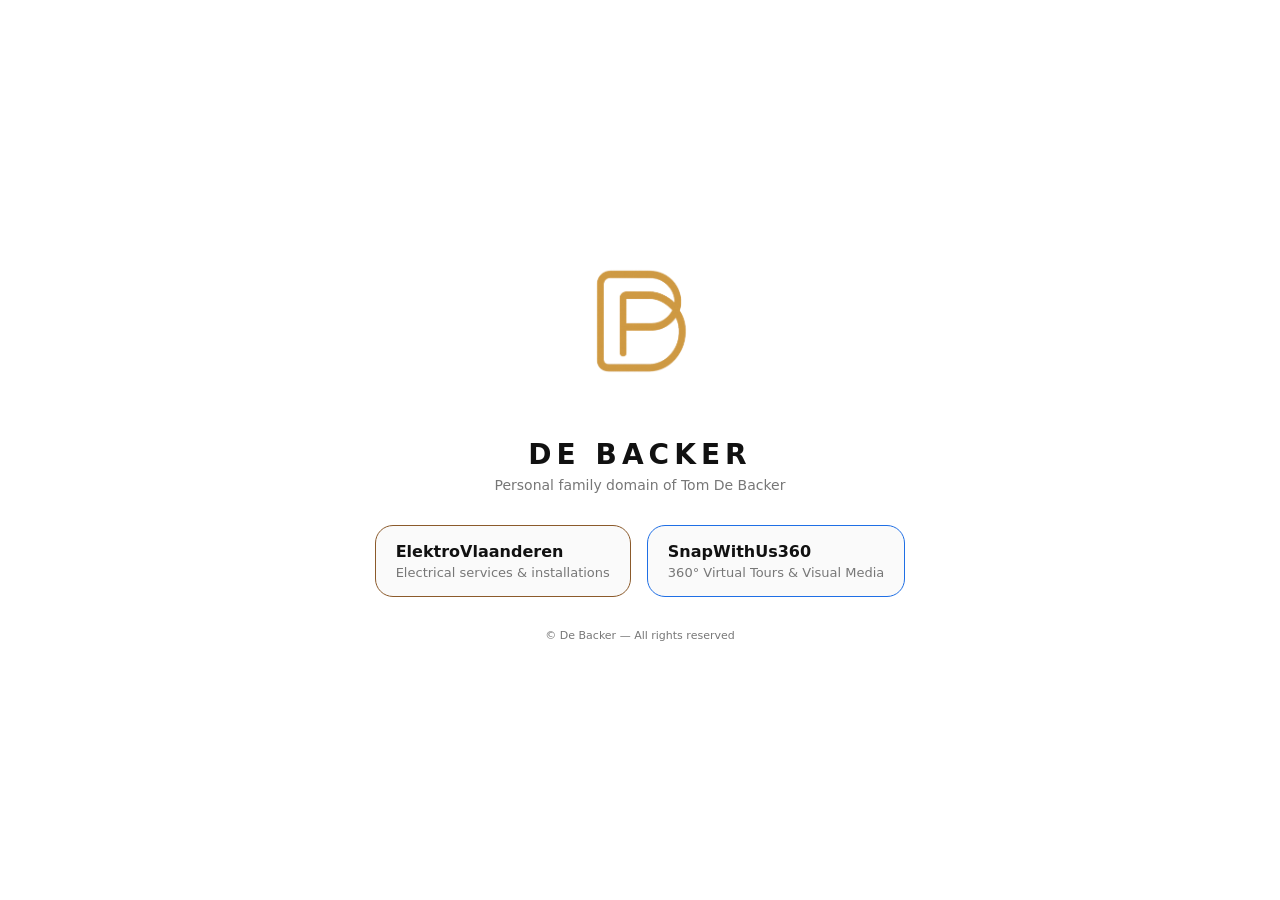
<file: index.html>
<!DOCTYPE html>
<html lang="nl">
<head>
  <meta charset="UTF-8" />
  <title>De Backer Tom – debacker.us</title>
  <meta name="viewport" content="width=device-width, initial-scale=1" />
  <style>
    :root {
      --bg: #ffffff;
      --text-main: #111111;
      --text-muted: #777777;
      --accent-family: #8b5a2b;
      --accent-snap: #1f6fe5;
      --font-main: system-ui, -apple-system, BlinkMacSystemFont, "Segoe UI", sans-serif;
    }

    * {
      box-sizing: border-box;
      margin: 0;
      padding: 0;
    }

    body {
      background: var(--bg);
      color: var(--text-main);
      font-family: var(--font-main);
      min-height: 100vh;
      display: flex;
      align-items: center;
      justify-content: center;
    }

    .page {
      width: 100%;
      max-width: 720px;
      padding: 40px 24px 32px;
      margin: 0 auto;
      text-align: center;
    }

    .logo-wrap {
      margin-bottom: 60px;
    }

    .logo-img {
      width: 240px;
      height: auto;
    }

    .title {
      font-size: 28px;
      letter-spacing: 0.18em;
      text-transform: uppercase;
      margin-bottom: 6px;
    }

    .subtitle {
      font-size: 14px;
      color: var(--text-muted);
      margin-bottom: 32px;
    }

    .cards {
      display: flex;
      flex-wrap: wrap;
      gap: 16px;
      justify-content: center;
      margin-bottom: 32px;
    }

    .card {
      flex: 1 1 260px;
      max-width: 320px;
      border-radius: 18px;
      padding: 16px 20px;
      text-align: left;
      cursor: pointer;
      transition: transform 0.15s ease, box-shadow 0.15s ease;
      background: #fafafa;
    }

    .card-inner {
      display: flex;
      flex-direction: column;
      gap: 4px;
    }

    .card-title {
      font-size: 16px;
      font-weight: 600;
    }

    .card-desc {
      font-size: 13px;
      color: var(--text-muted);
    }

    .card--elektro {
      border: 1px solid var(--accent-family);
    }

    .card--snap {
      border: 1px solid var(--accent-snap);
    }

    .card:hover {
      transform: translateY(-2px);
      box-shadow: 0 10px 24px rgba(0, 0, 0, 0.06);
      background-color: #ffffff;
    }

    .card-link {
      text-decoration: none;
      color: inherit;
      display: block;
    }

    .footer {
      font-size: 11px;
      color: var(--text-muted);
      margin-top: 8px;
    }

    @media (max-width: 480px) {
      .title {
        font-size: 24px;
        letter-spacing: 0.14em;
      }
      .page {
        padding-top: 32px;
      }
    }
  </style>
</head>
<body>
  <main class="page">
    <div class="logo-wrap">
      <img src="assets/logo-debacker.png" alt="De Backer logo" class="logo-img" />
    </div>

    <h1 class="title">DE BACKER</h1>
    <p class="subtitle">Personal family domain of Tom De Backer</p>

    <section class="cards" aria-label="Links naar bedrijven">
      <a
        class="card-link"
        href="https://elektrovlaanderen.be"
        target="_blank"
        rel="noopener noreferrer"
      >
        <article class="card card--elektro">
          <div class="card-inner">
            <h2 class="card-title">ElektroVlaanderen</h2>
            <p class="card-desc">Electrical services &amp; installations</p>
          </div>
        </article>
      </a>

      <a
        class="card-link"
        href="https://snapwithus360.com"
        target="_blank"
        rel="noopener noreferrer"
      >
        <article class="card card--snap">
          <div class="card-inner">
            <h2 class="card-title">SnapWithUs360</h2>
            <p class="card-desc">360° Virtual Tours &amp; Visual Media</p>
          </div>
        </article>
      </a>
    </section>

    <footer class="footer">
      © De Backer — All rights reserved
    </footer>
  </main>
</body>
</html>
</file>
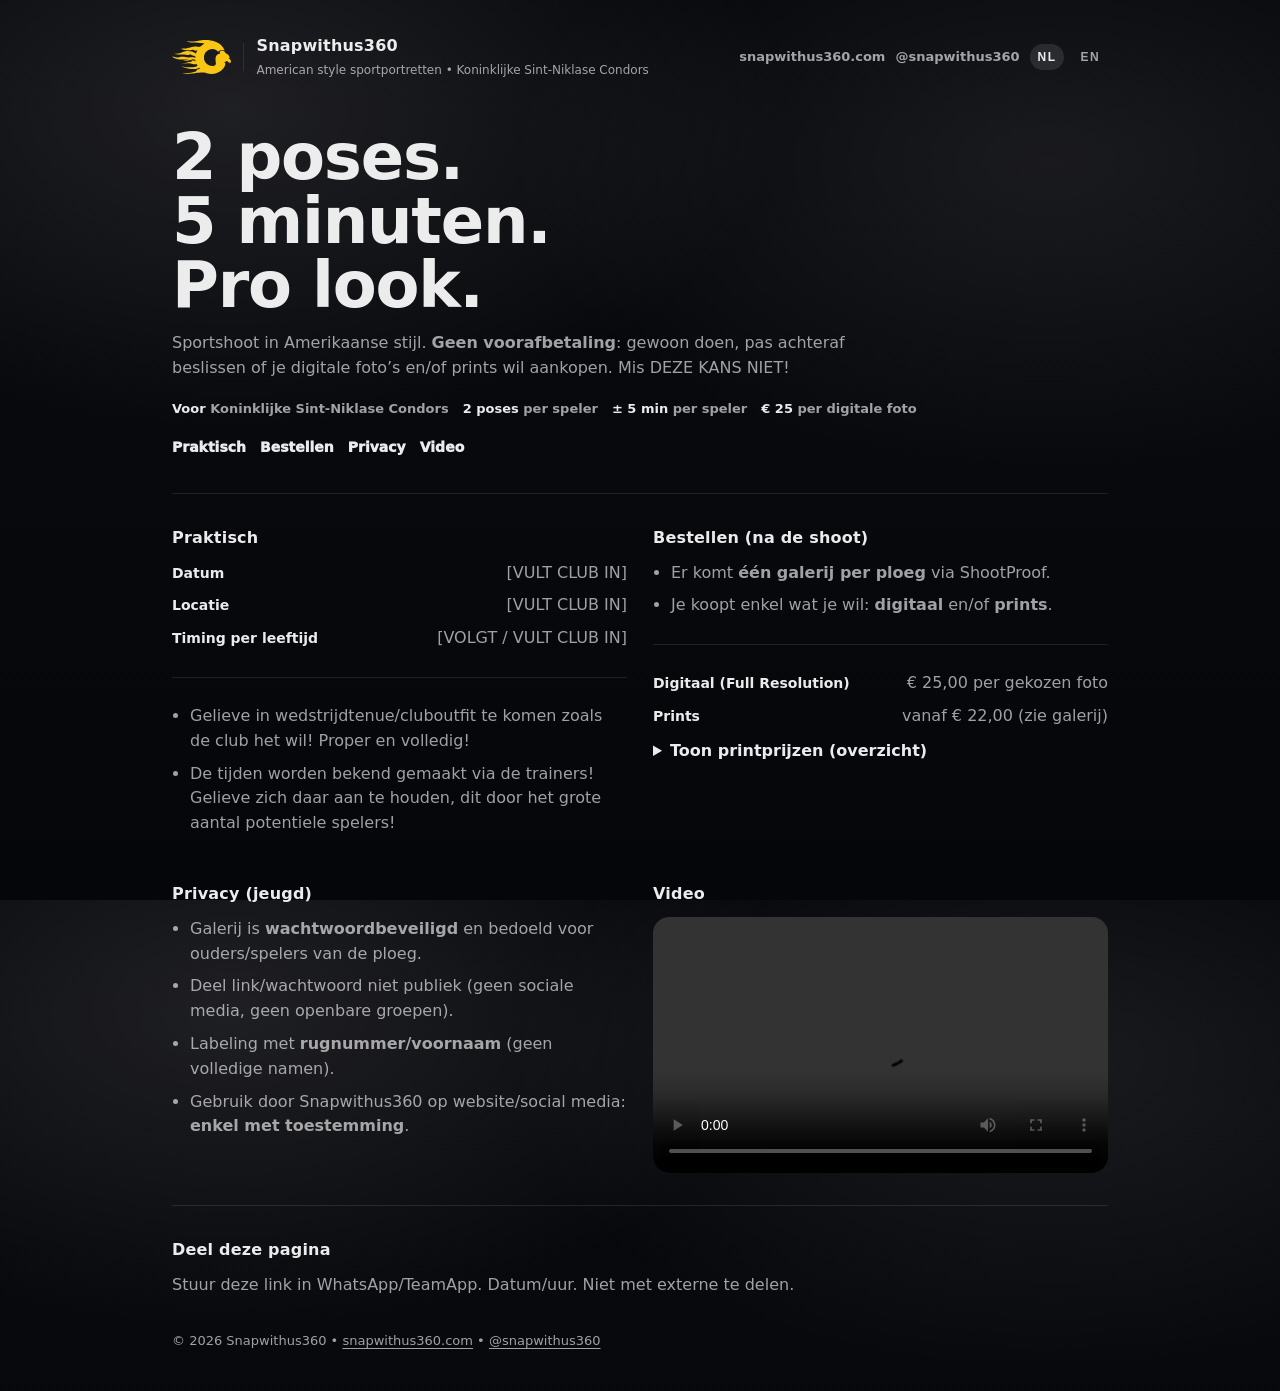
<file: CONDORS/index.html>
<!doctype html>
<html lang="nl">
<head>
  <meta charset="utf-8" />
  <meta name="viewport" content="width=device-width, initial-scale=1" />
  <meta name="description" content="American style sportportretten – 2 poses per speler, ±5 min, geen voorafbetaling. Jeugd-proof privacy." />
  <title>American Style Sportportretten | Snapwithus360.com</title>
  <style>
    :root{
      --bg:#07090d;
      --text:rgba(255,255,255,.92);
      --muted:rgba(255,255,255,.62);
      --hair:rgba(255,255,255,.10);
      --max:980px;
    }

    *{box-sizing:border-box}
    html,body{height:100%}

    body{
      margin:0;
      font-family: ui-sans-serif, system-ui, -apple-system, Segoe UI, Roboto, Helvetica, Arial;
      color:var(--text);
      background:
        radial-gradient(900px 520px at 18% 12%, rgba(255,255,255,.10), transparent 62%),
        radial-gradient(900px 520px at 82% 18%, rgba(255,255,255,.08), transparent 60%),
        linear-gradient(180deg, #05060a 0%, var(--bg) 48%, #05060a 100%);
      line-height:1.55;
    }

    a{color:inherit; text-decoration:none}
    a.underline{text-decoration:underline; text-underline-offset:3px}

    .wrap{max-width:var(--max); margin:0 auto; padding:28px 22px 40px}

    header{
      display:flex; align-items:center; justify-content:space-between;
      gap:16px; padding: 6px 0 28px;
    }

    .brand{
      display:flex; align-items:center; gap:12px;
      min-width: 240px;
    }
    .clublogo{
      height: 34px;
      width: auto;
      display:block;
    }
    .sep{
      width:1px;
      height: 28px;
      background: var(--hair);
      opacity:.9;
    }
    .brand b{letter-spacing:.2px}
    .brand small{display:block; color:var(--muted); font-size:12px; margin-top:2px}

    .top{
      display:flex; align-items:center; gap:10px; flex-wrap:wrap; justify-content:flex-end;
    }

    .link{
      color:var(--muted);
      font-weight:750;
      font-size:13px;
      padding:8px 0;
    }
    .link:hover{color:var(--text)}

    .lang{display:inline-flex; gap:8px; align-items:center}
    .lang button{
      border:0; background:transparent; cursor:pointer;
      color:var(--muted);
      font-weight:900;
      font-size:12px;
      letter-spacing:.12em;
      padding:6px 8px;
      border-radius:999px;
    }
    .lang button.active{color:var(--text); background:rgba(255,255,255,.10)}

    .hero{padding: 18px 0 8px}

    h1{
      margin:0;
      font-size: clamp(34px, 5.6vw, 64px);
      letter-spacing:-1.2px;
      line-height:1.0;
    }

    .lead{
      margin: 14px 0 0;
      font-size: 16px;
      color: var(--muted);
      max-width: 70ch;
    }

    .meta{
      margin: 18px 0 0;
      display:flex; gap:14px; flex-wrap:wrap;
      color: var(--text);
      font-weight: 850;
      font-size: 13px;
    }
    .meta span{color:var(--muted); font-weight:750}

    .cta{
      margin-top: 18px;
      display:flex; gap:14px; flex-wrap:wrap;
      align-items:center;
    }
    .cta a{
      font-weight: 950;
      font-size: 14px;
      color: var(--text);
    }
    .cta a:hover{text-decoration:underline; text-underline-offset:4px}

    .hairline{height:1px; background:var(--hair); margin: 26px 0}

    main{padding: 0}

    section{padding: 6px 0}
    h2{margin:0 0 10px; font-size: 16px; letter-spacing:.2px}

    .grid{
      display:grid;
      grid-template-columns: 1fr 1fr;
      gap: 26px;
    }
    @media (max-width: 900px){
      .grid{grid-template-columns:1fr; gap:18px}
      header{align-items:flex-start}
    }

    .lines{display:flex; flex-direction:column; gap:8px; color:var(--muted)}
    .line{display:flex; gap:10px; align-items:baseline; justify-content:space-between}
    .line b{color:var(--text); font-size:14px; font-weight:900}
    .line i{font-style:normal}

    ul{margin:0; padding-left:18px; color:var(--muted)}
    li{margin:8px 0}

    details{margin-top: 10px}
    summary{cursor:pointer; font-weight:900; color: var(--text)}
    details .fine{color:var(--muted); font-size:13px; margin-top:8px}

    .video{
      width:100%;
      aspect-ratio: 16/9;
      background: rgba(0,0,0,.25);
      border-radius: 16px;
      overflow:hidden;
    }
    .video iframe, .video video{width:100%; height:100%; border:0}

    .note{color:var(--muted); font-size:13px; margin-top:10px}

    footer{margin-top: 28px; color:var(--muted); font-size:13px}

    /* Language blocks */
    [data-lang]{display:none}
    [data-lang].show{display:block}
  </style>
</head>
<body>
  <div class="wrap">

    <header>
      <div class="brand" aria-label="Snapwithus360">
        <!-- Place condors-web-geel.svg in the same folder as this HTML (PROMO/) -->
        <img class="clublogo" src="condors-web-geel.svg" alt="Koninklijke Sint-Niklase Condors" />
        <span class="sep" aria-hidden="true"></span>
        <div>
          <b>Snapwithus360</b>
          <small>American style sportportretten • Koninklijke Sint-Niklase Condors</small>
        </div>
      </div>

      <div class="top">
        <a class="link" href="https://snapwithus360.com" target="_blank" rel="noreferrer">snapwithus360.com</a>
        <a class="link" href="https://instagram.com/snapwithus360" target="_blank" rel="noreferrer">@snapwithus360</a>
        <div class="lang" role="group" aria-label="Language toggle">
          <button id="btn-nl" class="active" type="button">NL</button>
          <button id="btn-en" type="button">EN</button>
        </div>
      </div>
    </header>

    <div class="hero">
      <div data-lang="nl" class="show">
        <h1>2 poses.<br>5 minuten.<br>Pro look.</h1>
        <p class="lead">Sportshoot in Amerikaanse stijl. <b>Geen voorafbetaling</b>: gewoon doen, pas achteraf beslissen of je digitale foto’s en/of prints wil aankopen.
        Mis DEZE KANS NIET!</p>
        <div class="meta">
          <div>Voor <span>Koninklijke Sint-Niklase Condors</span></div>
          <div>2 poses <span>per speler</span></div>
          <div>± 5 min <span>per speler</span></div>
          <div>€ 25 <span>per digitale foto</span></div>
        </div>
        <div class="cta">
          <a href="#praktisch">Praktisch</a>
          <a href="#kopen">Bestellen</a>
          <a href="#privacy">Privacy</a>
          <a href="#video">Video</a>
        </div>
      </div>

      <div data-lang="en">
        <h1>2 poses.<br>5 minutes.<br>Pro look.</h1>
        <p class="lead">Youth portraits in an American-style look. <b>No upfront payment</b>: show up, take part, and decide afterwards if you want to buy digital images and/or prints.</p>
        <div class="meta">
          <div>For <span>Koninklijke Sint-Niklase Condors</span></div>
          <div>2 poses <span>per player</span></div>
          <div>~ 5 min <span>per player</span></div>
          <div>€ 25 <span>per digital image</span></div>
        </div>
        <div class="cta">
          <a href="#praktisch">Practical</a>
          <a href="#kopen">Ordering</a>
          <a href="#privacy">Privacy</a>
          <a href="#video">Video</a>
        </div>
      </div>
    </div>

    <div class="hairline"></div>

    <main>
      <div class="grid">

        <section id="praktisch">
          <div data-lang="nl" class="show">
            <h2>Praktisch</h2>
            <div class="lines">
              <div class="line"><b>Datum</b><i>[VULT CLUB IN]</i></div>
              <div class="line"><b>Locatie</b><i>[VULT CLUB IN]</i></div>
              <div class="line"><b>Timing per leeftijd</b><i>[VOLGT / VULT CLUB IN]</i></div>
            </div>
            <div class="hairline"></div>
            <ul>
              <li>Gelieve in wedstrijdtenue/cluboutfit te komen zoals de club het wil! Proper en volledig!</li>
              <li>De tijden worden bekend gemaakt via de trainers! Gelieve zich daar aan te houden, dit door het grote aantal potentiele spelers!</li>
            </ul>
          </div>

          <div data-lang="en">
            <h2>Practical</h2>
            <div class="lines">
              <div class="line"><b>Date</b><i>[CLUB FILLS IN]</i></div>
              <div class="line"><b>Location</b><i>[CLUB FILLS IN]</i></div>
              <div class="line"><b>Time per age group</b><i>[TBD / CLUB FILLS IN]</i></div>
            </div>
            <div class="hairline"></div>
            <ul>
              <li>Match kit/club outfit: clean and complete.</li>
              <li> Staff will announce timing trough the trainers!Please be on time: we run a tight schedule.</li>
            </ul>
          </div>
        </section>

        <section id="kopen">
          <div data-lang="nl" class="show">
            <h2>Bestellen (na de shoot)</h2>
            <ul>
              <li>Er komt <b>één galerij per ploeg</b> via ShootProof.</li>
              <li>Je koopt enkel wat je wil: <b>digitaal</b> en/of <b>prints</b>.</li>
            </ul>
            <div class="hairline"></div>
            <div class="lines">
              <div class="line"><b>Digitaal (Full Resolution)</b><i>€ 25,00 per gekozen foto</i></div>
              <div class="line"><b>Prints</b><i>vanaf € 22,00 (zie galerij)</i></div>
            </div>
            <details>
              <summary>Toon printprijzen (overzicht)</summary>
              <div class="fine">
                <div style="margin-top:8px"><b>Prints (Lustre/Gloss)</b></div>
                10×15 €22 — 13×18 €28 — 15×20 €28 — 20×25 €32 — 20×30 €33 — 25×25 €29 — 28×36 €30 — 40×50 €40 — 50×75 €60
                <div style="margin-top:10px"><b>Fine Art</b></div>
                A4 €40 — A3 €50 — 13×13 €30 — 25×25 €40 — 10×15 €32 — 13×18 €33 — 15×20 €36 — 20×25 €38 — 30×46 €56 — 41×61 €65
                <div style="margin-top:10px"><b>Metal (High Gloss)</b></div>
                20×25 €145 — 25×25 €150 — 40×50 €225 — 40×60 €250
                <div style="margin-top:10px">Fine Art paper options: Fuji Fine Art Museum Rough 300gsm / Hahnemuhle William Turner 190gsm.</div>
              </div>
            </details>
          </div>

          <div data-lang="en">
            <h2>Ordering (after the shoot)</h2>
            <ul>
              <li>There will be <b>one gallery per team</b> via ShootProof.</li>
              <li>You buy only what you want: <b>digital</b> and/or <b>prints</b>.</li>
            </ul>
            <div class="hairline"></div>
            <div class="lines">
              <div class="line"><b>Digital (Full Resolution)</b><i>€ 25.00 per selected image</i></div>
              <div class="line"><b>Prints</b><i>from € 22.00 (see gallery)</i></div>
            </div>
            <details>
              <summary>Show print prices (summary)</summary>
              <div class="fine">
                <div style="margin-top:8px"><b>Prints (Lustre/Gloss)</b></div>
                10×15 €22 — 13×18 €28 — 15×20 €28 — 20×25 €32 — 20×30 €33 — 25×25 €29 — 28×36 €30 — 40×50 €40 — 50×75 €60
                <div style="margin-top:10px"><b>Fine Art</b></div>
                A4 €40 — A3 €50 — 13×13 €30 — 25×25 €40 — 10×15 €32 — 13×18 €33 — 15×20 €36 — 20×25 €38 — 30×46 €56 — 41×61 €65
                <div style="margin-top:10px"><b>Metal (High Gloss)</b></div>
                20×25 €145 — 25×25 €150 — 40×50 €225 — 40×60 €250
                <div style="margin-top:10px">Fine Art paper options: Fuji Fine Art Museum Rough 300gsm / Hahnemuhle William Turner 190gsm.</div>
              </div>
            </details>
          </div>
        </section>

        <section id="privacy">
          <div data-lang="nl" class="show">
            <h2>Privacy (jeugd)</h2>
            <ul>
              <li>Galerij is <b>wachtwoordbeveiligd</b> en bedoeld voor ouders/spelers van de ploeg.</li>
              <li>Deel link/wachtwoord niet publiek (geen sociale media, geen openbare groepen).</li>
              <li>Labeling met <b>rugnummer/voornaam</b> (geen volledige namen).</li>
              <li>Gebruik door Snapwithus360 op website/social media: <b>enkel met toestemming</b>.</li>
            </ul>
          </div>

          <div data-lang="en">
            <h2>Privacy (youth)</h2>
            <ul>
              <li>Gallery is <b>password-protected</b> for team parents/players only.</li>
              <li>Please do not share link/password publicly (no social media, no public groups).</li>
              <li>Labels use <b>jersey number/first name</b> (no full names).</li>
              <li>Any use by Snapwithus360 on website/social media: <b>only with consent</b>.</li>
            </ul>
          </div>
        </section>

        <section id="video">
          <div data-lang="nl" class="show">
            <h2>Video</h2>
            <div class="video" aria-label="Promo video">
              <!-- Optie A: YouTube/Vimeo embed (vervang VIDEO_ID) -->
              <!-- <iframe src="https://www.youtube.com/embed/VIDEO_ID" title="Promo video" allow="accelerometer; autoplay; clipboard-write; encrypted-media; gyroscope; picture-in-picture" allowfullscreen></iframe> -->

              <!-- Optie B: eigen MP4 (upload promo.mp4 in dezelfde map) -->
              <video controls playsinline preload="metadata">
                <source src="promo.mp4" type="video/mp4" />
              </video>
            </div>
          </div>

          <div data-lang="en">
            <h2>Video</h2>
            <div class="video" aria-label="Promo video">
              <!-- Option A: YouTube/Vimeo embed (replace VIDEO_ID) -->
              <!-- <iframe src="https://www.youtube.com/embed/VIDEO_ID" title="Promo video" allow="accelerometer; autoplay; clipboard-write; encrypted-media; gyroscope; picture-in-picture" allowfullscreen></iframe> -->

              <!-- Option B: MP4 upload (place promo.mp4 in the same folder) -->
              <video controls playsinline preload="metadata">
                <source src="promo.mp4" type="video/mp4" />
              </video>
            </div>
            <p class=
          </div>
        </section>

      </div>

      <div class="hairline"></div>

      <section>
        <div data-lang="nl" class="show">
          <h2>Deel deze pagina</h2>
          <p class="lead" style="margin-top:0">Stuur deze link in WhatsApp/TeamApp. Datum/uur. Niet met externe te delen.</p>
        </div>
        <div data-lang="en">
          <h2>Share this page</h2>
          <p class="lead" style="margin-top:0">Send one link in WhatsApp/TeamApp. </p>
        </div>
      </section>

    </main>

    <footer>
      © <span id="year"></span> Snapwithus360 • <a class="underline" href="https://snapwithus360.com" target="_blank" rel="noreferrer">snapwithus360.com</a> • <a class="underline" href="https://instagram.com/snapwithus360" target="_blank" rel="noreferrer">@snapwithus360</a>
    </footer>

  </div>

  <script>
    const nlBtn = document.getElementById('btn-nl');
    const enBtn = document.getElementById('btn-en');
    const blocks = Array.from(document.querySelectorAll('[data-lang]'));

    function setLang(lang){
      blocks.forEach(b => b.classList.toggle('show', b.getAttribute('data-lang') === lang));
      nlBtn.classList.toggle('active', lang === 'nl');
      enBtn.classList.toggle('active', lang === 'en');
      document.documentElement.lang = lang;
      try{ localStorage.setItem('sw360_lang', lang); }catch(e){}
    }

    nlBtn.addEventListener('click', () => setLang('nl'));
    enBtn.addEventListener('click', () => setLang('en'));

    const saved = (() => { try { return localStorage.getItem('sw360_lang'); } catch(e){ return null; } })();
    setLang(saved === 'en' ? 'en' : 'nl');
    document.getElementById('year').textContent = new Date().getFullYear();
  </script>
</body>
</html>
</file>
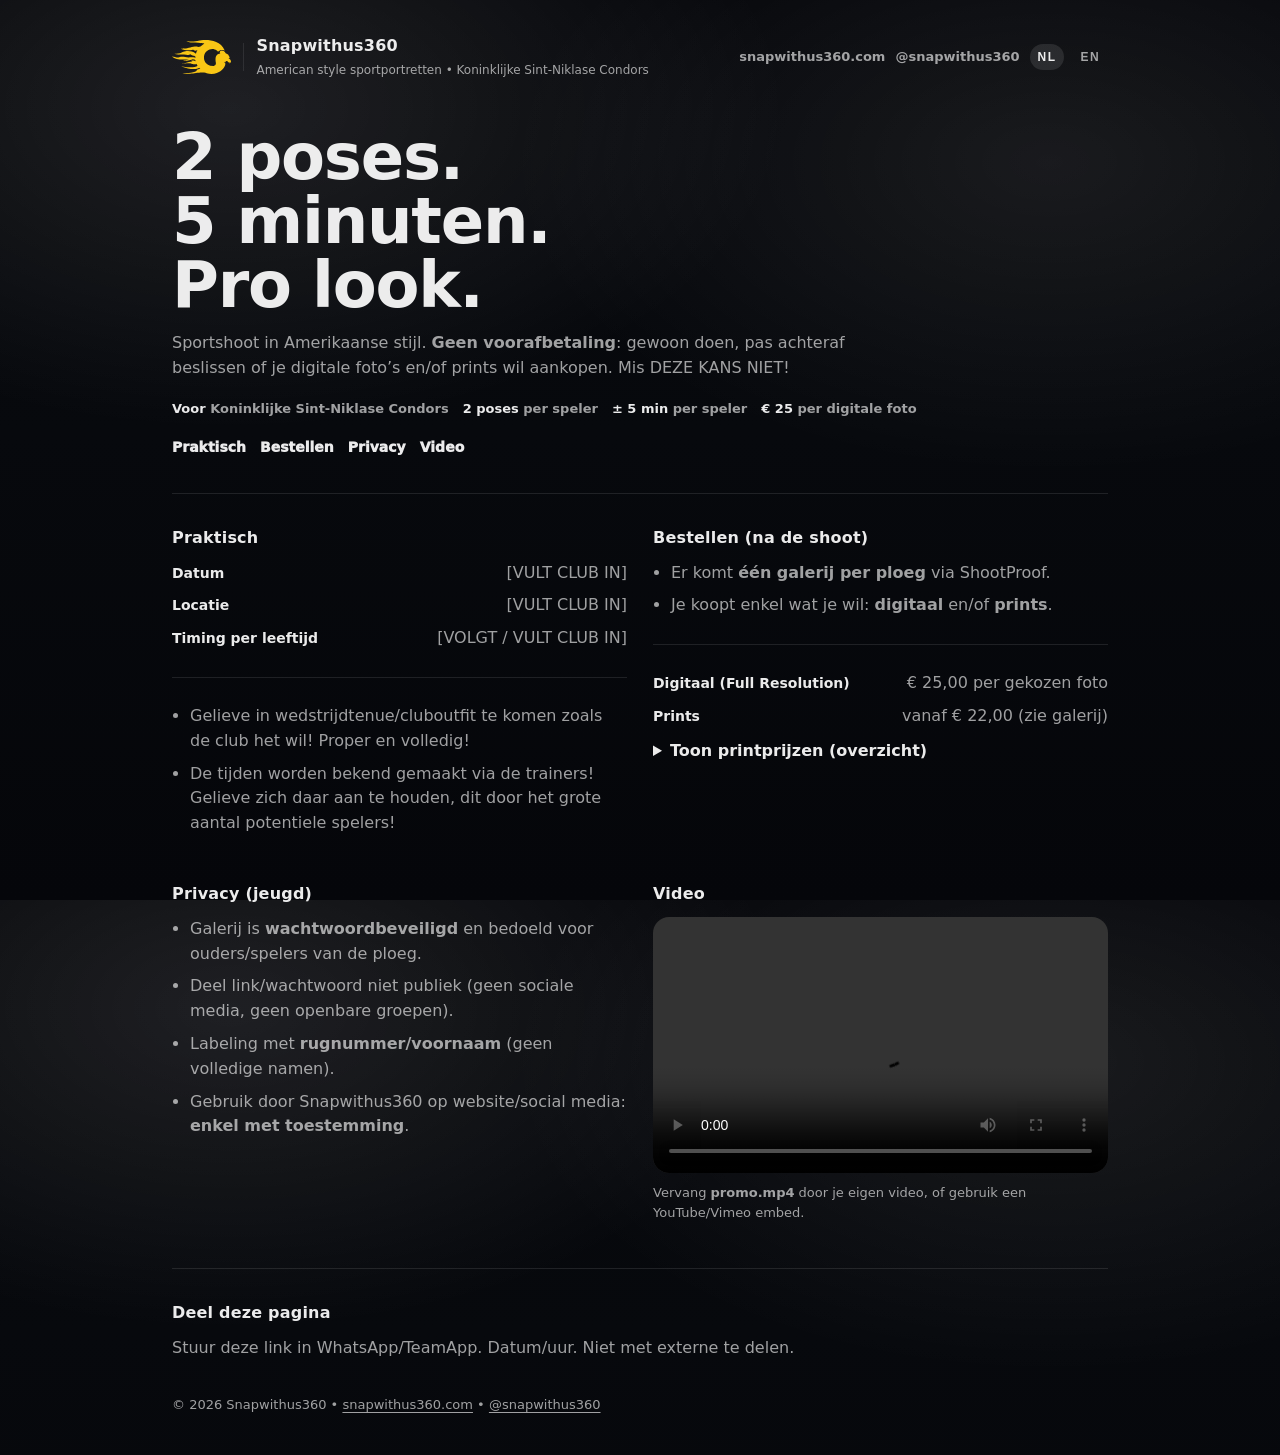
<file: PROMO/index.html>
<!doctype html>
<html lang="nl">
<head>
  <meta charset="utf-8" />
  <meta name="viewport" content="width=device-width, initial-scale=1" />
  <meta name="description" content="American style sportportretten – 2 poses per speler, ±5 min, geen voorafbetaling. Jeugd-proof privacy." />
  <title>American Style Sportportretten | Snapwithus360.com</title>
  <style>
    :root{
      --bg:#07090d;
      --text:rgba(255,255,255,.92);
      --muted:rgba(255,255,255,.62);
      --hair:rgba(255,255,255,.10);
      --max:980px;
    }

    *{box-sizing:border-box}
    html,body{height:100%}

    body{
      margin:0;
      font-family: ui-sans-serif, system-ui, -apple-system, Segoe UI, Roboto, Helvetica, Arial;
      color:var(--text);
      background:
        radial-gradient(900px 520px at 18% 12%, rgba(255,255,255,.10), transparent 62%),
        radial-gradient(900px 520px at 82% 18%, rgba(255,255,255,.08), transparent 60%),
        linear-gradient(180deg, #05060a 0%, var(--bg) 48%, #05060a 100%);
      line-height:1.55;
    }

    a{color:inherit; text-decoration:none}
    a.underline{text-decoration:underline; text-underline-offset:3px}

    .wrap{max-width:var(--max); margin:0 auto; padding:28px 22px 40px}

    header{
      display:flex; align-items:center; justify-content:space-between;
      gap:16px; padding: 6px 0 28px;
    }

    .brand{
      display:flex; align-items:center; gap:12px;
      min-width: 240px;
    }
    .clublogo{
      height: 34px;
      width: auto;
      display:block;
    }
    .sep{
      width:1px;
      height: 28px;
      background: var(--hair);
      opacity:.9;
    }
    .brand b{letter-spacing:.2px}
    .brand small{display:block; color:var(--muted); font-size:12px; margin-top:2px}

    .top{
      display:flex; align-items:center; gap:10px; flex-wrap:wrap; justify-content:flex-end;
    }

    .link{
      color:var(--muted);
      font-weight:750;
      font-size:13px;
      padding:8px 0;
    }
    .link:hover{color:var(--text)}

    .lang{display:inline-flex; gap:8px; align-items:center}
    .lang button{
      border:0; background:transparent; cursor:pointer;
      color:var(--muted);
      font-weight:900;
      font-size:12px;
      letter-spacing:.12em;
      padding:6px 8px;
      border-radius:999px;
    }
    .lang button.active{color:var(--text); background:rgba(255,255,255,.10)}

    .hero{padding: 18px 0 8px}

    h1{
      margin:0;
      font-size: clamp(34px, 5.6vw, 64px);
      letter-spacing:-1.2px;
      line-height:1.0;
    }

    .lead{
      margin: 14px 0 0;
      font-size: 16px;
      color: var(--muted);
      max-width: 70ch;
    }

    .meta{
      margin: 18px 0 0;
      display:flex; gap:14px; flex-wrap:wrap;
      color: var(--text);
      font-weight: 850;
      font-size: 13px;
    }
    .meta span{color:var(--muted); font-weight:750}

    .cta{
      margin-top: 18px;
      display:flex; gap:14px; flex-wrap:wrap;
      align-items:center;
    }
    .cta a{
      font-weight: 950;
      font-size: 14px;
      color: var(--text);
    }
    .cta a:hover{text-decoration:underline; text-underline-offset:4px}

    .hairline{height:1px; background:var(--hair); margin: 26px 0}

    main{padding: 0}

    section{padding: 6px 0}
    h2{margin:0 0 10px; font-size: 16px; letter-spacing:.2px}

    .grid{
      display:grid;
      grid-template-columns: 1fr 1fr;
      gap: 26px;
    }
    @media (max-width: 900px){
      .grid{grid-template-columns:1fr; gap:18px}
      header{align-items:flex-start}
    }

    .lines{display:flex; flex-direction:column; gap:8px; color:var(--muted)}
    .line{display:flex; gap:10px; align-items:baseline; justify-content:space-between}
    .line b{color:var(--text); font-size:14px; font-weight:900}
    .line i{font-style:normal}

    ul{margin:0; padding-left:18px; color:var(--muted)}
    li{margin:8px 0}

    details{margin-top: 10px}
    summary{cursor:pointer; font-weight:900; color: var(--text)}
    details .fine{color:var(--muted); font-size:13px; margin-top:8px}

    .video{
      width:100%;
      aspect-ratio: 16/9;
      background: rgba(0,0,0,.25);
      border-radius: 16px;
      overflow:hidden;
    }
    .video iframe, .video video{width:100%; height:100%; border:0}

    .note{color:var(--muted); font-size:13px; margin-top:10px}

    footer{margin-top: 28px; color:var(--muted); font-size:13px}

    /* Language blocks */
    [data-lang]{display:none}
    [data-lang].show{display:block}
  </style>
</head>
<body>
  <div class="wrap">

    <header>
      <div class="brand" aria-label="Snapwithus360">
        <!-- Place condors-web-geel.svg in the same folder as this HTML (PROMO/) -->
        <img class="clublogo" src="condors-web-geel.svg" alt="Koninklijke Sint-Niklase Condors" />
        <span class="sep" aria-hidden="true"></span>
        <div>
          <b>Snapwithus360</b>
          <small>American style sportportretten • Koninklijke Sint-Niklase Condors</small>
        </div>
      </div>

      <div class="top">
        <a class="link" href="https://snapwithus360.com" target="_blank" rel="noreferrer">snapwithus360.com</a>
        <a class="link" href="https://instagram.com/snapwithus360" target="_blank" rel="noreferrer">@snapwithus360</a>
        <div class="lang" role="group" aria-label="Language toggle">
          <button id="btn-nl" class="active" type="button">NL</button>
          <button id="btn-en" type="button">EN</button>
        </div>
      </div>
    </header>

    <div class="hero">
      <div data-lang="nl" class="show">
        <h1>2 poses.<br>5 minuten.<br>Pro look.</h1>
        <p class="lead">Sportshoot in Amerikaanse stijl. <b>Geen voorafbetaling</b>: gewoon doen, pas achteraf beslissen of je digitale foto’s en/of prints wil aankopen.
        Mis DEZE KANS NIET!</p>
        <div class="meta">
          <div>Voor <span>Koninklijke Sint-Niklase Condors</span></div>
          <div>2 poses <span>per speler</span></div>
          <div>± 5 min <span>per speler</span></div>
          <div>€ 25 <span>per digitale foto</span></div>
        </div>
        <div class="cta">
          <a href="#praktisch">Praktisch</a>
          <a href="#kopen">Bestellen</a>
          <a href="#privacy">Privacy</a>
          <a href="#video">Video</a>
        </div>
      </div>

      <div data-lang="en">
        <h1>2 poses.<br>5 minutes.<br>Pro look.</h1>
        <p class="lead">Youth portraits in an American-style look. <b>No upfront payment</b>: show up, take part, and decide afterwards if you want to buy digital images and/or prints.</p>
        <div class="meta">
          <div>For <span>Koninklijke Sint-Niklase Condors</span></div>
          <div>2 poses <span>per player</span></div>
          <div>~ 5 min <span>per player</span></div>
          <div>€ 25 <span>per digital image</span></div>
        </div>
        <div class="cta">
          <a href="#praktisch">Practical</a>
          <a href="#kopen">Ordering</a>
          <a href="#privacy">Privacy</a>
          <a href="#video">Video</a>
        </div>
      </div>
    </div>

    <div class="hairline"></div>

    <main>
      <div class="grid">

        <section id="praktisch">
          <div data-lang="nl" class="show">
            <h2>Praktisch</h2>
            <div class="lines">
              <div class="line"><b>Datum</b><i>[VULT CLUB IN]</i></div>
              <div class="line"><b>Locatie</b><i>[VULT CLUB IN]</i></div>
              <div class="line"><b>Timing per leeftijd</b><i>[VOLGT / VULT CLUB IN]</i></div>
            </div>
            <div class="hairline"></div>
            <ul>
              <li>Gelieve in wedstrijdtenue/cluboutfit te komen zoals de club het wil! Proper en volledig!</li>
              <li>De tijden worden bekend gemaakt via de trainers! Gelieve zich daar aan te houden, dit door het grote aantal potentiele spelers!</li>
            </ul>
          </div>

          <div data-lang="en">
            <h2>Practical</h2>
            <div class="lines">
              <div class="line"><b>Date</b><i>[CLUB FILLS IN]</i></div>
              <div class="line"><b>Location</b><i>[CLUB FILLS IN]</i></div>
              <div class="line"><b>Time per age group</b><i>[TBD / CLUB FILLS IN]</i></div>
            </div>
            <div class="hairline"></div>
            <ul>
              <li>Match kit/club outfit: clean and complete.</li>
              <li> Staff will announce timing trough the trainers!Please be on time: we run a tight schedule.</li>
            </ul>
          </div>
        </section>

        <section id="kopen">
          <div data-lang="nl" class="show">
            <h2>Bestellen (na de shoot)</h2>
            <ul>
              <li>Er komt <b>één galerij per ploeg</b> via ShootProof.</li>
              <li>Je koopt enkel wat je wil: <b>digitaal</b> en/of <b>prints</b>.</li>
            </ul>
            <div class="hairline"></div>
            <div class="lines">
              <div class="line"><b>Digitaal (Full Resolution)</b><i>€ 25,00 per gekozen foto</i></div>
              <div class="line"><b>Prints</b><i>vanaf € 22,00 (zie galerij)</i></div>
            </div>
            <details>
              <summary>Toon printprijzen (overzicht)</summary>
              <div class="fine">
                <div style="margin-top:8px"><b>Prints (Lustre/Gloss)</b></div>
                10×15 €22 — 13×18 €28 — 15×20 €28 — 20×25 €32 — 20×30 €33 — 25×25 €29 — 28×36 €30 — 40×50 €40 — 50×75 €60
                <div style="margin-top:10px"><b>Fine Art</b></div>
                A4 €40 — A3 €50 — 13×13 €30 — 25×25 €40 — 10×15 €32 — 13×18 €33 — 15×20 €36 — 20×25 €38 — 30×46 €56 — 41×61 €65
                <div style="margin-top:10px"><b>Metal (High Gloss)</b></div>
                20×25 €145 — 25×25 €150 — 40×50 €225 — 40×60 €250
                <div style="margin-top:10px">Fine Art paper options: Fuji Fine Art Museum Rough 300gsm / Hahnemuhle William Turner 190gsm.</div>
              </div>
            </details>
          </div>

          <div data-lang="en">
            <h2>Ordering (after the shoot)</h2>
            <ul>
              <li>There will be <b>one gallery per team</b> via ShootProof.</li>
              <li>You buy only what you want: <b>digital</b> and/or <b>prints</b>.</li>
            </ul>
            <div class="hairline"></div>
            <div class="lines">
              <div class="line"><b>Digital (Full Resolution)</b><i>€ 25.00 per selected image</i></div>
              <div class="line"><b>Prints</b><i>from € 22.00 (see gallery)</i></div>
            </div>
            <details>
              <summary>Show print prices (summary)</summary>
              <div class="fine">
                <div style="margin-top:8px"><b>Prints (Lustre/Gloss)</b></div>
                10×15 €22 — 13×18 €28 — 15×20 €28 — 20×25 €32 — 20×30 €33 — 25×25 €29 — 28×36 €30 — 40×50 €40 — 50×75 €60
                <div style="margin-top:10px"><b>Fine Art</b></div>
                A4 €40 — A3 €50 — 13×13 €30 — 25×25 €40 — 10×15 €32 — 13×18 €33 — 15×20 €36 — 20×25 €38 — 30×46 €56 — 41×61 €65
                <div style="margin-top:10px"><b>Metal (High Gloss)</b></div>
                20×25 €145 — 25×25 €150 — 40×50 €225 — 40×60 €250
                <div style="margin-top:10px">Fine Art paper options: Fuji Fine Art Museum Rough 300gsm / Hahnemuhle William Turner 190gsm.</div>
              </div>
            </details>
          </div>
        </section>

        <section id="privacy">
          <div data-lang="nl" class="show">
            <h2>Privacy (jeugd)</h2>
            <ul>
              <li>Galerij is <b>wachtwoordbeveiligd</b> en bedoeld voor ouders/spelers van de ploeg.</li>
              <li>Deel link/wachtwoord niet publiek (geen sociale media, geen openbare groepen).</li>
              <li>Labeling met <b>rugnummer/voornaam</b> (geen volledige namen).</li>
              <li>Gebruik door Snapwithus360 op website/social media: <b>enkel met toestemming</b>.</li>
            </ul>
          </div>

          <div data-lang="en">
            <h2>Privacy (youth)</h2>
            <ul>
              <li>Gallery is <b>password-protected</b> for team parents/players only.</li>
              <li>Please do not share link/password publicly (no social media, no public groups).</li>
              <li>Labels use <b>jersey number/first name</b> (no full names).</li>
              <li>Any use by Snapwithus360 on website/social media: <b>only with consent</b>.</li>
            </ul>
          </div>
        </section>

        <section id="video">
          <div data-lang="nl" class="show">
            <h2>Video</h2>
            <div class="video" aria-label="Promo video">
              <!-- Optie A: YouTube/Vimeo embed (vervang VIDEO_ID) -->
              <!-- <iframe src="https://www.youtube.com/embed/VIDEO_ID" title="Promo video" allow="accelerometer; autoplay; clipboard-write; encrypted-media; gyroscope; picture-in-picture" allowfullscreen></iframe> -->

              <!-- Optie B: eigen MP4 (upload promo.mp4 in dezelfde map) -->
              <video controls playsinline preload="metadata">
                <source src="promo.mp4" type="video/mp4" />
              </video>
            </div>
            <p class="note">Vervang <b>promo.mp4</b> door je eigen video, of gebruik een YouTube/Vimeo embed.</p>
          </div>

          <div data-lang="en">
            <h2>Video</h2>
            <div class="video" aria-label="Promo video">
              <!-- Option A: YouTube/Vimeo embed (replace VIDEO_ID) -->
              <!-- <iframe src="https://www.youtube.com/embed/VIDEO_ID" title="Promo video" allow="accelerometer; autoplay; clipboard-write; encrypted-media; gyroscope; picture-in-picture" allowfullscreen></iframe> -->

              <!-- Option B: MP4 upload (place promo.mp4 in the same folder) -->
              <video controls playsinline preload="metadata">
                <source src="promo.mp4" type="video/mp4" />
              </video>
            </div>
            <p class=
          </div>
        </section>

      </div>

      <div class="hairline"></div>

      <section>
        <div data-lang="nl" class="show">
          <h2>Deel deze pagina</h2>
          <p class="lead" style="margin-top:0">Stuur deze link in WhatsApp/TeamApp. Datum/uur. Niet met externe te delen.</p>
        </div>
        <div data-lang="en">
          <h2>Share this page</h2>
          <p class="lead" style="margin-top:0">Send one link in WhatsApp/TeamApp. </p>
        </div>
      </section>

    </main>

    <footer>
      © <span id="year"></span> Snapwithus360 • <a class="underline" href="https://snapwithus360.com" target="_blank" rel="noreferrer">snapwithus360.com</a> • <a class="underline" href="https://instagram.com/snapwithus360" target="_blank" rel="noreferrer">@snapwithus360</a>
    </footer>

  </div>

  <script>
    const nlBtn = document.getElementById('btn-nl');
    const enBtn = document.getElementById('btn-en');
    const blocks = Array.from(document.querySelectorAll('[data-lang]'));

    function setLang(lang){
      blocks.forEach(b => b.classList.toggle('show', b.getAttribute('data-lang') === lang));
      nlBtn.classList.toggle('active', lang === 'nl');
      enBtn.classList.toggle('active', lang === 'en');
      document.documentElement.lang = lang;
      try{ localStorage.setItem('sw360_lang', lang); }catch(e){}
    }

    nlBtn.addEventListener('click', () => setLang('nl'));
    enBtn.addEventListener('click', () => setLang('en'));

    const saved = (() => { try { return localStorage.getItem('sw360_lang'); } catch(e){ return null; } })();
    setLang(saved === 'en' ? 'en' : 'nl');
    document.getElementById('year').textContent = new Date().getFullYear();
  </script>
</body>
</html>
</file>
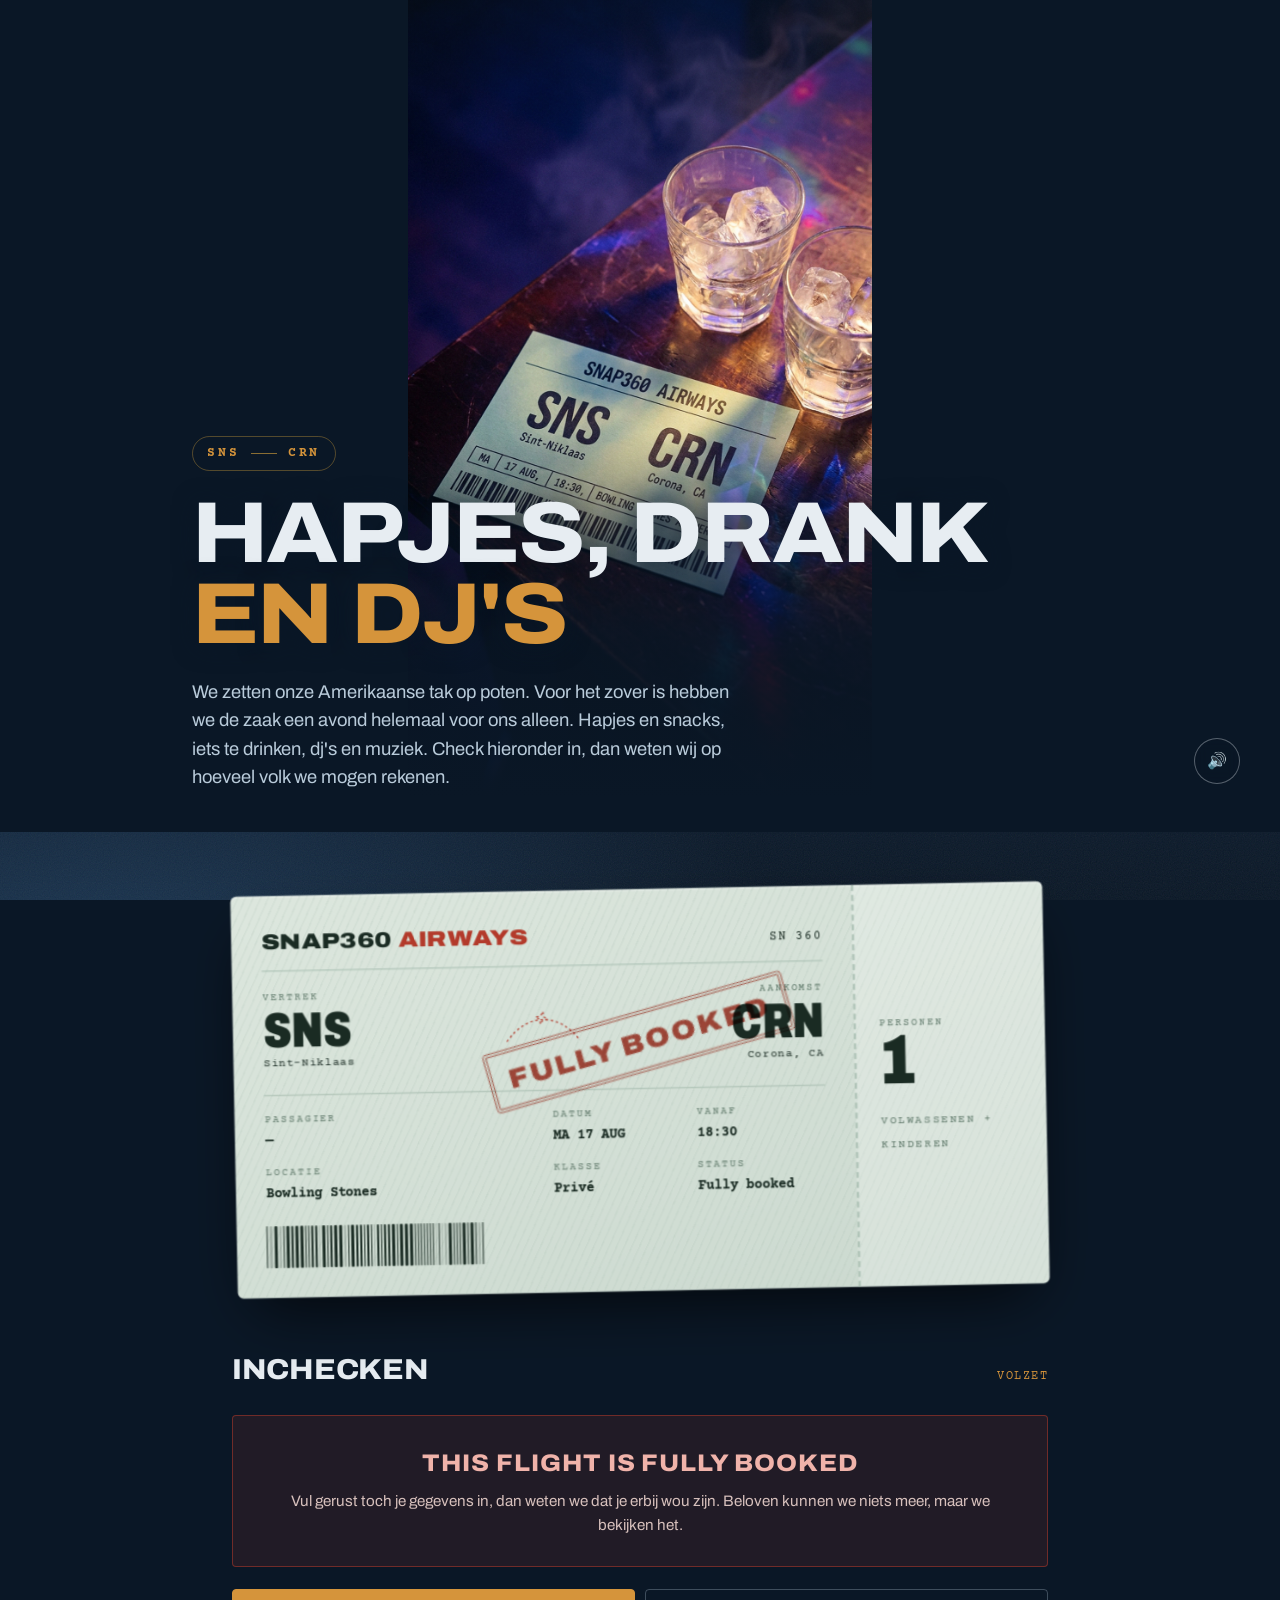
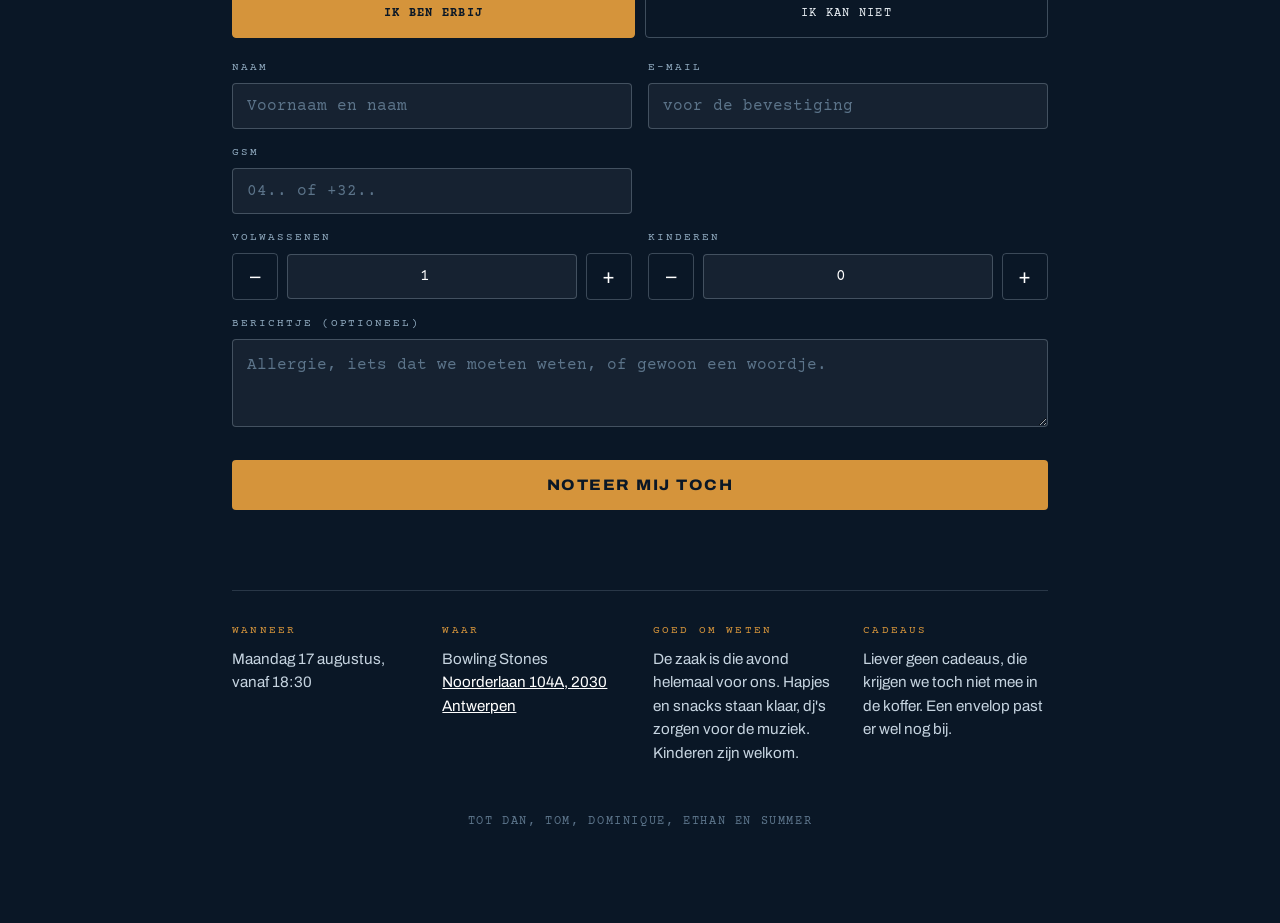
<file: register/index.html>
<!DOCTYPE html>
<html lang="nl">
<head>
<meta charset="utf-8">
<meta name="viewport" content="width=device-width, initial-scale=1">
<title>Afscheidsfeest · Sint-Niklaas naar Corona</title>
<meta name="description" content="Laat weten of je erbij bent. Maandag 17 augustus, Bowling Stones Antwerpen.">
<!-- Linkvoorbeeldkaart voor WhatsApp. Zet je de pagina in een submap,
     pas dan de twee URL's hieronder aan naar bv. https://debacker.us/feest/ -->
<meta property="og:type" content="website">
<meta property="og:title" content="SNAP360 Airways · SNS naar CRN">
<meta property="og:description" content="Maandag 17 augustus, 18:30, Bowling Stones Antwerpen. Check in en laat weten met hoeveel je komt.">
<meta property="og:url" content="https://debacker.us/">
<meta property="og:image" content="https://debacker.us/images/ticket.jpg">
<meta property="og:locale" content="nl_BE">
<meta name="twitter:card" content="summary_large_image">
<link rel="canonical" href="https://debacker.us/">
<link rel="preconnect" href="https://fonts.googleapis.com">
<link rel="preconnect" href="https://fonts.gstatic.com" crossorigin>
<link href="https://fonts.googleapis.com/css2?family=Archivo:ital,wdth,wght@0,62..125,400..900;1,62..125,400..700&family=Courier+Prime:wght@400;700&display=swap" rel="stylesheet">
<style>
/* ============================================================
   CONFIG staat in het <script> onderaan. Pas daar alles aan:
   datum, uur, locatie, adres, deadline en de Apps Script URL.
   ============================================================ */

:root{
  --ink:#12253C;
  --ink-deep:#0A1726;
  --ink-soft:#1C3855;
  --stock:#DDE7DE;
  --stock-2:#CBD9CF;
  --stock-line:#A9BFB2;
  --stamp:#B33A2B;
  --amber:#D5943B;
  --paper-ink:#1A2B23;

  --f-display:"Archivo",system-ui,sans-serif;
  --f-mono:"Courier Prime",ui-monospace,monospace;

  --gap:clamp(1.25rem,4vw,2.5rem);
  --maxw:56rem;
}

*{box-sizing:border-box}
html{-webkit-text-size-adjust:100%}
body{
  margin:0;
  background:var(--ink-deep);
  color:#E7EDF2;
  font-family:var(--f-display);
  font-variation-settings:"wdth" 100,"wght" 400;
  line-height:1.55;
  overflow-x:hidden;
}

/* atmosphere: night sky over the Atlantic */
.sky{
  position:fixed;inset:0;z-index:0;pointer-events:none;
  background:
    radial-gradient(120% 80% at 78% -10%, #234868 0%, rgba(35,72,104,0) 58%),
    radial-gradient(90% 60% at 8% 108%, #1C3855 0%, rgba(28,56,85,0) 60%),
    linear-gradient(#0A1726, #12253C 55%, #0A1726);
}
.grain{
  position:fixed;inset:0;z-index:1;pointer-events:none;opacity:.16;
  background-image:url("data:image/svg+xml,%3Csvg xmlns='http://www.w3.org/2000/svg' width='140' height='140'%3E%3Cfilter id='n'%3E%3CfeTurbulence type='fractalNoise' baseFrequency='.85' numOctaves='3'/%3E%3C/filter%3E%3Crect width='140' height='140' filter='url(%23n)' opacity='.5'/%3E%3C/svg%3E");
}
.wrap{position:relative;z-index:2;max-width:var(--maxw);margin:0 auto;padding:0 var(--gap) 5rem}

/* ---------- hero photo ---------- */
.hero{
  position:relative;z-index:2;
  min-height:min(94svh,52rem);
  display:flex;align-items:flex-end;
  background:#0A1726 url("images/ticket.jpg") center top / contain no-repeat;
}
.hero-video{
  position:absolute;inset:0;z-index:0;
  width:100%;height:100%;
  object-fit:contain;object-position:center top;
}
.hero::after{
  content:"";position:absolute;inset:0;z-index:1;
  background:linear-gradient(to bottom,
    rgba(10,23,38,.45) 0%,
    rgba(10,23,38,0) 22%,
    rgba(10,23,38,0) 52%,
    rgba(10,23,38,.85) 76%,
    #0A1726 96%);
}
.sound-btn{
  position:absolute;z-index:3;right:var(--gap);bottom:calc(var(--gap) + .5rem);
  width:2.9rem;height:2.9rem;border-radius:999px;cursor:pointer;
  background:rgba(10,23,38,.55);backdrop-filter:blur(6px);
  border:1.5px solid rgba(231,237,242,.35);color:#fff;
  display:grid;place-items:center;font-size:1rem;line-height:1;
  transition:border-color .2s,background .2s;
}
.sound-btn:hover{border-color:var(--amber);color:var(--amber)}
.hero-inner{
  position:relative;z-index:2;width:100%;
  max-width:var(--maxw);margin:0 auto;padding:0 var(--gap);
}

/* ---------- masthead ---------- */
.masthead{padding:clamp(3rem,10vw,6rem) 0 clamp(2rem,6vw,3rem)}
.hero .masthead{padding:clamp(9rem,42vw,16rem) 0 clamp(1.5rem,5vw,2.5rem)}
.hero h1{text-shadow:0 2px 24px rgba(10,23,38,.7)}
.route{
  display:inline-flex;align-items:center;gap:.7rem;
  font-family:var(--f-mono);font-size:.8rem;letter-spacing:.22em;
  color:var(--amber);text-transform:uppercase;
  border:1px solid rgba(224,169,60,.35);border-radius:999px;
  padding:.4rem .9rem;
}
.route .dash{width:1.6rem;height:1px;background:rgba(224,169,60,.6);display:inline-block}
h1{
  font-size:clamp(2.6rem,10vw,5.4rem);
  font-variation-settings:"wdth" 112,"wght" 800;
  line-height:.94;letter-spacing:-.02em;
  margin:1.4rem 0 0;text-transform:uppercase;
}
h1 em{font-style:normal;color:var(--amber);display:block}
.lede{
  max-width:34rem;margin:1.4rem 0 0;
  font-size:clamp(1rem,2.6vw,1.15rem);color:#B9CBDA;
}

/* ---------- boarding pass (signature) ---------- */
.pass-stage{perspective:1400px;margin:clamp(2rem,7vw,3.5rem) 0}
.pass{
  position:relative;display:grid;
  grid-template-columns:1fr;
  background:linear-gradient(160deg,var(--stock),var(--stock-2));
  color:var(--paper-ink);
  border-radius:6px;
  box-shadow:0 26px 60px -18px rgba(0,0,0,.75), 0 2px 0 rgba(255,255,255,.25) inset;
  transform:rotate(-1.1deg);
  transition:transform .5s cubic-bezier(.2,.8,.3,1);
  overflow:hidden;
}
.pass::after{ /* safety-paper guilloche */
  content:"";position:absolute;inset:0;pointer-events:none;opacity:.5;
  background-image:repeating-linear-gradient(115deg,rgba(169,191,178,.55) 0 1px,transparent 1px 7px);
}
@media(min-width:44rem){ .pass{grid-template-columns:1fr 12rem} }

.pass-main{padding:clamp(1.2rem,4vw,1.9rem);position:relative;z-index:1}
.pass-head{
  display:flex;justify-content:space-between;align-items:baseline;gap:1rem;
  border-bottom:1.5px solid var(--stock-line);padding-bottom:.7rem;flex-wrap:wrap;
}
.airline{
  font-variation-settings:"wdth" 120,"wght" 900;
  text-transform:uppercase;letter-spacing:.02em;
  font-size:clamp(1rem,3.4vw,1.35rem);
}
.airline em{font-style:normal;color:var(--stamp)}
.flightno{font-family:var(--f-mono);font-size:.75rem;letter-spacing:.14em}

.legs{display:grid;grid-template-columns:1fr auto 1fr;align-items:center;gap:.6rem;padding:1.2rem 0 .4rem}
.leg .lbl,.field .lbl,.stub .lbl{
  display:block;font-family:var(--f-mono);font-size:.62rem;
  letter-spacing:.2em;text-transform:uppercase;color:#5B7566;
}
.leg .code{
  display:block;font-variation-settings:"wdth" 78,"wght" 900;
  font-size:clamp(2.1rem,9vw,3.1rem);line-height:1;letter-spacing:-.01em;
}
.leg .city{display:block;font-family:var(--f-mono);font-size:.72rem;letter-spacing:.06em}
.leg.to{text-align:right}
.hop{position:relative;width:clamp(2.5rem,12vw,5rem);height:2.2rem}
.hop svg{position:absolute;inset:0;width:100%;height:100%}
.hop path{stroke:var(--stamp);stroke-width:1.5;fill:none;stroke-dasharray:3 3.5}
.hop .plane{fill:var(--stamp)}

.fields{
  display:grid;grid-template-columns:repeat(2,minmax(0,1fr));
  gap:.85rem 1rem;margin:1rem 0 0;padding-top:1rem;
  border-top:1.5px solid var(--stock-line);
}
@media(min-width:34rem){ .fields{grid-template-columns:repeat(4,minmax(0,1fr))} }
.field .val{
  display:block;font-family:var(--f-mono);font-weight:700;font-size:.9rem;
  margin-top:.15rem;word-break:break-word;
}
.field.wide{grid-column:span 2}

.barcode{display:flex;gap:2px;height:2.6rem;align-items:stretch;margin-top:1.3rem}
.barcode i{background:var(--paper-ink);border-radius:1px;display:block}

/* stub */
.stub{
  position:relative;z-index:1;
  border-top:2px dashed var(--stock-line);
  padding:clamp(1.1rem,4vw,1.5rem);
  display:flex;align-items:center;justify-content:space-between;gap:1rem;
  background:rgba(255,255,255,.22);
}
@media(min-width:44rem){
  .stub{border-top:0;border-left:2px dashed var(--stock-line);flex-direction:column;align-items:flex-start;justify-content:center}
}
.stub .count{
  font-variation-settings:"wdth" 80,"wght" 900;
  font-size:clamp(3rem,14vw,4.4rem);line-height:.85;display:block;
}
.stub .sub{font-family:var(--f-mono);font-size:.7rem;letter-spacing:.14em;text-transform:uppercase;color:#5B7566}

/* stamp */
.stamp.vol{
  font-size:clamp(.95rem,3.6vw,1.4rem);
  letter-spacing:.06em;line-height:1.05;
  max-width:min(78%,20rem);text-align:center;
  transform-origin:center;
}
.stamp{
  position:absolute;z-index:3;top:38%;left:50%;
  transform:translate(-50%,-50%) rotate(-15deg) scale(2.4);
  border:4px double var(--stamp);color:var(--stamp);
  font-variation-settings:"wdth" 110,"wght" 900;
  text-transform:uppercase;letter-spacing:.08em;
  font-size:clamp(1.1rem,4.5vw,1.7rem);
  padding:.35rem 1rem;border-radius:4px;
  opacity:0;pointer-events:none;mix-blend-mode:multiply;
}
.pass.stamped .stamp{animation:slam .5s cubic-bezier(.2,1.4,.4,1) forwards}
@keyframes slam{
  0%{opacity:0;transform:translate(-50%,-50%) rotate(-15deg) scale(2.4)}
  60%{opacity:.95;transform:translate(-50%,-50%) rotate(-15deg) scale(.94)}
  100%{opacity:.9;transform:translate(-50%,-50%) rotate(-15deg) scale(1)}
}
.pass.stamped{transform:rotate(-1.1deg) scale(.995)}

/* ---------- form ---------- */
.form-head{display:flex;align-items:baseline;justify-content:space-between;gap:1rem;flex-wrap:wrap;margin-bottom:1.4rem}
h2{
  font-size:clamp(1.3rem,4.5vw,1.8rem);margin:0;text-transform:uppercase;
  font-variation-settings:"wdth" 108,"wght" 800;letter-spacing:-.01em;
}
.deadline{font-family:var(--f-mono);font-size:.75rem;letter-spacing:.12em;color:var(--amber);text-transform:uppercase}

.choice{display:grid;grid-template-columns:1fr 1fr;gap:.6rem;margin-bottom:1.4rem}
.choice label{
  border:1.5px solid rgba(185,203,218,.3);border-radius:4px;
  padding:.85rem 1rem;cursor:pointer;text-align:center;
  font-family:var(--f-mono);font-size:.78rem;letter-spacing:.1em;text-transform:uppercase;
  transition:border-color .2s,background .2s,color .2s;
}
.choice input{position:absolute;opacity:0;width:0;height:0}
.choice input:checked + span{}
.choice label:has(input:checked){background:var(--amber);border-color:var(--amber);color:var(--ink-deep);font-weight:700}
.choice label:has(input:focus-visible){outline:2px solid #fff;outline-offset:2px}

.grid{display:grid;grid-template-columns:1fr;gap:1rem}
@media(min-width:34rem){ .grid.two{grid-template-columns:1fr 1fr} }
label.f{display:block}
label.f > span{
  display:block;font-family:var(--f-mono);font-size:.68rem;letter-spacing:.18em;
  text-transform:uppercase;color:#8FA9BE;margin-bottom:.4rem;
}
input[type=text],input[type=email],input[type=number],textarea,select{
  width:100%;background:rgba(255,255,255,.05);
  border:1.5px solid rgba(185,203,218,.28);border-radius:4px;
  color:#fff;font-family:var(--f-mono);font-size:1rem;
  padding:.8rem .9rem;
}
textarea{min-height:5.5rem;resize:vertical;line-height:1.5}
input:focus,textarea:focus{outline:none;border-color:var(--amber);background:rgba(255,255,255,.09)}
input::placeholder,textarea::placeholder{color:#5C748A}

.counter{display:flex;align-items:center;gap:.55rem}
.counter button{
  width:2.9rem;height:2.9rem;flex:none;cursor:pointer;
  background:transparent;border:1.5px solid rgba(185,203,218,.28);border-radius:4px;
  color:#fff;font-size:1.3rem;line-height:1;font-family:var(--f-display);
}
.counter button:hover{border-color:var(--amber);color:var(--amber)}
.counter input{text-align:center}

.submit{
  margin-top:1.6rem;width:100%;cursor:pointer;
  background:var(--amber);color:var(--ink-deep);border:0;border-radius:4px;
  padding:1.05rem 1.5rem;font-family:var(--f-display);
  font-variation-settings:"wdth" 110,"wght" 800;
  text-transform:uppercase;letter-spacing:.1em;font-size:.95rem;
}
.submit:hover{filter:brightness(1.07)}
.submit:disabled{opacity:.55;cursor:progress}
.note{font-family:var(--f-mono);font-size:.72rem;color:#7E97AC;margin-top:.9rem;text-align:center}
.booked{
  border:1.5px solid rgba(179,58,43,.55);
  background:rgba(179,58,43,.14);
  border-radius:4px;padding:clamp(1.2rem,4vw,1.8rem);text-align:center;
}
.booked strong{
  display:block;font-variation-settings:"wdth" 108,"wght" 800;
  text-transform:uppercase;letter-spacing:.04em;color:#F0B3AA;
  font-size:clamp(1.1rem,4vw,1.5rem);margin-bottom:.5rem;
}
.booked p{margin:0;color:#D7C0BC;font-size:.95rem}
.msg{margin-top:1rem;font-family:var(--f-mono);font-size:.82rem;padding:.85rem 1rem;border-radius:4px;display:none}
.msg.err{display:block;background:rgba(179,58,43,.18);border:1px solid rgba(179,58,43,.5);color:#F0B3AA}
.msg.ok{display:block;background:rgba(224,169,60,.14);border:1px solid rgba(224,169,60,.45);color:#F2D9A6}

/* ---------- details ---------- */
.details{
  margin-top:clamp(3rem,9vw,5rem);
  border-top:1px solid rgba(185,203,218,.18);padding-top:2rem;
  display:grid;gap:1.6rem;grid-template-columns:1fr;
}
@media(min-width:34rem){ .details{grid-template-columns:repeat(auto-fit,minmax(11rem,1fr))} }
.details h3{
  font-family:var(--f-mono);font-size:.68rem;letter-spacing:.2em;
  text-transform:uppercase;color:var(--amber);margin:0 0 .5rem;font-weight:400;
}
.details p{margin:0;color:#C6D4E0;font-size:.95rem}
.details a{color:#fff}
.sign{
  margin-top:3rem;font-family:var(--f-mono);font-size:.72rem;
  letter-spacing:.14em;text-transform:uppercase;color:#5C748A;text-align:center;
}

.reveal{opacity:0;transform:translateY(14px);animation:up .8s cubic-bezier(.2,.8,.3,1) forwards}
.reveal:nth-child(2){animation-delay:.08s}
@keyframes up{to{opacity:1;transform:none}}
@media(prefers-reduced-motion:reduce){
  .hero-video{display:none}
  *{animation:none!important;transition:none!important}
  .reveal{opacity:1;transform:none}
  .pass.stamped .stamp{opacity:.9;transform:translate(-50%,-50%) rotate(-15deg)}
}
</style>
</head>
<body>
<div class="sky"></div>
<div class="grain"></div>

<header class="hero">
  <!-- index.html hoort naast de map images/ te staan.
       Staat index.html in dezelfde map als de bestanden zelf,
       haal dan overal "images/" weg. -->
  <video class="hero-video" autoplay muted loop playsinline preload="metadata" poster="images/ticket.jpg">
    <source src="images/ticket.mp4" type="video/mp4">
  </video>
  <button class="sound-btn" id="soundBtn" type="button" aria-label="Geluid aan of uit">&#128263;</button>
  <div class="hero-inner masthead reveal">
    <span class="route"><b id="rFrom">SNS</b><i class="dash"></i><b id="rTo">CRN</b></span>
    <h1>Hapjes, drank<em>en dj's</em></h1>
    <p class="lede" id="lede">We zetten onze Amerikaanse tak op poten. Voor het zover is hebben we de zaak een avond helemaal voor ons alleen. Hapjes en snacks, iets te drinken, dj's en muziek. Check hieronder in, dan weten wij op hoeveel volk we mogen rekenen.</p>
  </div>
</header>

<div class="wrap">

  <section class="pass-stage reveal">
    <article class="pass" id="pass">
      <div class="pass-main">
        <div class="pass-head">
          <span class="airline">SNAP360 <em>Airways</em></span>
          <span class="flightno" id="flightNo">VL 001</span>
        </div>

        <div class="legs">
          <div class="leg from">
            <span class="lbl">Vertrek</span>
            <span class="code" id="codeFrom">SNS</span>
            <span class="city" id="cityFrom">Sint-Niklaas</span>
          </div>
          <div class="hop" aria-hidden="true">
            <svg viewBox="0 0 100 44">
              <path d="M4 40 C 30 4, 70 4, 96 40"/>
              <g class="plane" transform="translate(44,2) rotate(12)">
                <path d="M6 0 L8 6 L14 8 L8 10 L6 16 L4 10 L-2 8 L4 6 Z"/>
              </g>
            </svg>
          </div>
          <div class="leg to">
            <span class="lbl">Aankomst</span>
            <span class="code" id="codeTo">CRN</span>
            <span class="city" id="cityTo">Corona, CA</span>
          </div>
        </div>

        <div class="fields">
          <div class="field wide"><span class="lbl">Passagier</span><span class="val" id="vName">—</span></div>
          <div class="field"><span class="lbl">Datum</span><span class="val" id="vDate">—</span></div>
          <div class="field"><span class="lbl">Vanaf</span><span class="val" id="vTime">—</span></div>
          <div class="field wide"><span class="lbl">Locatie</span><span class="val" id="vVenue">—</span></div>
          <div class="field"><span class="lbl">Klasse</span><span class="val" id="vGate">—</span></div>
          <div class="field"><span class="lbl">Status</span><span class="val" id="vStatus">Open</span></div>
        </div>

        <div class="barcode" id="barcode" aria-hidden="true"></div>
      </div>

      <div class="stub">
        <div>
          <span class="lbl">Personen</span>
          <span class="count" id="stubCount">0</span>
        </div>
        <div>
          <span class="sub" id="stubSub">volwassenen + kinderen</span>
        </div>
      </div>

      <div class="stamp" id="stamp">Ingecheckt</div>
    </article>
  </section>

  <section class="rsvp">
    <div class="form-head">
      <h2>Inchecken</h2>
      <span class="deadline" id="deadline"></span>
    </div>

    <div class="booked" id="volBlok" style="display:none;margin-bottom:1.4rem">
      <strong id="volTitel"></strong>
      <p id="volTekst"></p>
    </div>

    <div id="formBlok">
    <div class="choice">
      <label><input type="radio" name="komt" value="ja" checked><span>Ik ben erbij</span></label>
      <label><input type="radio" name="komt" value="nee"><span>Ik kan niet</span></label>
    </div>

    <div class="grid two">
      <label class="f"><span>Naam</span>
        <input type="text" id="naam" autocomplete="name" placeholder="Voornaam en naam"></label>
      <label class="f"><span>E-mail</span>
        <input type="email" id="email" autocomplete="email" placeholder="voor de bevestiging"></label>
      <label class="f"><span>Gsm</span>
        <input type="text" id="gsm" autocomplete="tel" inputmode="tel" placeholder="04.. of +32.."></label>
    </div>

    <div class="grid two" id="countBlock" style="margin-top:1rem">
      <label class="f"><span>Volwassenen</span>
        <div class="counter">
          <button type="button" data-step="-1" data-target="volw" aria-label="Minder volwassenen">–</button>
          <input type="number" id="volw" value="1" min="0" max="20" inputmode="numeric">
          <button type="button" data-step="1" data-target="volw" aria-label="Meer volwassenen">+</button>
        </div>
      </label>
      <label class="f"><span>Kinderen</span>
        <div class="counter">
          <button type="button" data-step="-1" data-target="kind" aria-label="Minder kinderen">–</button>
          <input type="number" id="kind" value="0" min="0" max="20" inputmode="numeric">
          <button type="button" data-step="1" data-target="kind" aria-label="Meer kinderen">+</button>
        </div>
      </label>
    </div>

    <label class="f" style="margin-top:1rem"><span>Berichtje (optioneel)</span>
      <textarea id="bericht" placeholder="Allergie, iets dat we moeten weten, of gewoon een woordje."></textarea></label>

    <button class="submit" id="send">Check in</button>
    <p class="note" id="counterNote"></p>
    <div class="msg" id="msg" role="status"></div>
    </div>
  </section>

  <section class="details">
    <div><h3>Wanneer</h3><p id="dWhen">—</p></div>
    <div><h3>Waar</h3><p id="dWhere">—</p></div>
    <div><h3>Goed om weten</h3><p id="dInfo">—</p></div>
    <div><h3>Cadeaus</h3><p id="dGift">—</p></div>
  </section>

  <p class="sign" id="sign">Tot dan</p>
</div>

<script>
/* =====================================================================
   1. VUL DIT IN
   ===================================================================== */
const CONFIG = {
  // Plak hier de /exec URL van je Apps Script web app
  API: "https://script.google.com/macros/s/AKfycbyPGnHc77krqHU2LqU8bi7QX7T6FZctV4yt74npH5gWQUjhSTmrubgPbY9eluDA6F6U/exec",

  gastheren: "Tom, Dominique, Ethan en Summer",

  vanCode: "SNS",  vanStad: "Sint-Niklaas",
  naarCode: "CRN", naarStad: "Corona, CA",
  vluchtNr: "SN 360",

  datumKort: "MA 17 AUG",              // op het ticket
  datumLang: "Maandag 17 augustus",    // in de details
  uur: "18:30",
  venue: "Bowling Stones",
  klasse: "Privé",                      // staat als "Klasse" op het ticket
  adres: "Noorderlaan 104A, 2030 Antwerpen",
  mapsLink: "https://maps.google.com/?q=Bowling+Stones+Noorderlaan+104A+2030+Antwerpen",
  deadline: "Inschrijven tot vrijdag 14 augustus",

  // Vanaf dit moment is de vlucht vol: het formulier verdwijnt en
  // iedereen krijgt de melding hieronder te zien.
  // Formaat: jaar, maand-1, dag, uur, minuut. 7 = augustus.
  sluiting: new Date(2026, 7, 14, 0, 0),
  volTitel: "This flight is fully booked",
  volStempel: "Fully booked",
  volTekst: "Vul gerust toch je gegevens in, dan weten we dat je erbij wou zijn. Beloven kunnen we niets meer, maar we bekijken het.",
  wachtTitel: "Genoteerd",
  wachtTekst: "Je gegevens staan bij ons. Het is volzet, dus we kunnen niets beloven. Kom je graag toch nog mee, spreek ons dan gerust even persoonlijk aan.",
  info: "De zaak is die avond helemaal voor ons. Hapjes en snacks staan klaar, dj's zorgen voor de muziek. Kinderen zijn welkom.",
  cadeaus: "Liever geen cadeaus, die krijgen we toch niet mee in de koffer. Een envelop past er wel nog bij.",

  toonTeller: true    // live teller "x personen ingecheckt"
};

/* =====================================================================
   2. Vanaf hier hoef je niets meer aan te passen
   ===================================================================== */
const $ = id => document.getElementById(id);

// geluid van de kopvideo
// Browsers laten geen video met geluid vanzelf starten. Daarom start hij
// gedempt en gaat het geluid aan zodra de bezoeker iets doet: tikken,
// scrollen of een toets. Het knopje rechtsonder blijft altijd werken.
(function(){
  const v = document.querySelector(".hero-video"), b = document.getElementById("soundBtn");
  if (!v || !b) return;

  const LUID = "&#128266;", STIL = "&#128263;";
  let ontgrendeld = false;

  function toon(){
    b.innerHTML = v.muted ? STIL : LUID;
    b.setAttribute("aria-pressed", String(!v.muted));
  }

  function geluidAan(e){
    if (ontgrendeld) return;
    if (e && e.target && e.target.closest && e.target.closest("#soundBtn")) { ontgrendeld = true; return; }
    ontgrendeld = true;
    v.muted = false;
    v.play().catch(function(){});
    toon();
  }

  ["pointerdown","touchstart","keydown","scroll","wheel"].forEach(function(ev){
    document.addEventListener(ev, geluidAan, { once:true, passive:true });
  });

  b.addEventListener("click", function(){
    ontgrendeld = true;
    v.muted = !v.muted;
    if (!v.muted) v.play().catch(function(){});
    toon();
  });

  toon();
})();

// vul de statische tekst
$("rFrom").textContent = CONFIG.vanCode;
$("rTo").textContent = CONFIG.naarCode;
$("codeFrom").textContent = CONFIG.vanCode;
$("codeTo").textContent = CONFIG.naarCode;
$("cityFrom").textContent = CONFIG.vanStad;
$("cityTo").textContent = CONFIG.naarStad;
$("flightNo").textContent = CONFIG.vluchtNr;
$("vDate").textContent = CONFIG.datumKort;
$("vTime").textContent = CONFIG.uur;
$("vVenue").textContent = CONFIG.venue;
$("vGate").textContent = CONFIG.klasse || "—";
$("deadline").textContent = CONFIG.deadline;
$("dWhen").textContent = CONFIG.datumLang + ", vanaf " + CONFIG.uur;
$("dInfo").textContent = CONFIG.info;
$("dGift").textContent = CONFIG.cadeaus;
$("sign").textContent = "Tot dan, " + CONFIG.gastheren;
document.title = "Afscheidsfeest · " + CONFIG.vanStad + " naar " + CONFIG.naarStad;

$("dWhere").innerHTML = CONFIG.mapsLink
  ? CONFIG.venue + "<br><a href=\"" + CONFIG.mapsLink + "\" target=\"_blank\" rel=\"noopener\">" + CONFIG.adres + "</a>"
  : CONFIG.venue + "<br>" + CONFIG.adres;

// barcode
(function(){
  const bc = $("barcode");
  let html = "";
  for (let i = 0; i < 58; i++){
    const w = [1,1,2,3][Math.floor(Math.random()*4)];
    html += "<i style=\"width:" + w + "px;opacity:" + (Math.random() > .82 ? .25 : 1) + "\"></i>";
  }
  bc.innerHTML = html;
})();

// live ticket
const naam = $("naam"), volw = $("volw"), kind = $("kind");
const komtRadios = document.querySelectorAll("input[name=komt]");

function komt(){ return document.querySelector("input[name=komt]:checked").value === "ja"; }

function paint(){
  const n = naam.value.trim();
  $("vName").textContent = n ? n.toUpperCase() : "—";
  if (komt()){
    const total = (+volw.value || 0) + (+kind.value || 0);
    $("stubCount").textContent = total;
    $("stubSub").textContent = "volwassenen + kinderen";
    $("vStatus").textContent = "Bevestigd";
    $("countBlock").style.display = "";
  } else {
    $("stubCount").textContent = "0";
    $("stubSub").textContent = "niet aan boord";
    $("vStatus").textContent = "Geannuleerd";
    $("countBlock").style.display = "none";
  }
}
[naam, volw, kind].forEach(el => el.addEventListener("input", paint));
komtRadios.forEach(r => r.addEventListener("change", paint));

document.querySelectorAll(".counter button").forEach(b => {
  b.addEventListener("click", () => {
    const t = $(b.dataset.target);
    const v = Math.min(20, Math.max(0, (+t.value || 0) + (+b.dataset.step)));
    t.value = v; paint();
  });
});
paint();

// vlucht vol?
const VOL = CONFIG.sluiting instanceof Date && new Date() >= CONFIG.sluiting;
if (VOL){
  $("volBlok").style.display = "";
  $("volTitel").textContent = CONFIG.volTitel;
  $("volTekst").textContent = CONFIG.volTekst;
  $("deadline").textContent = "Volzet";
  $("vStatus").textContent = "Fully booked";
  $("send").textContent = "Noteer mij toch";
  $("stamp").textContent = CONFIG.volStempel;
  $("pass").classList.add("stamped", "vol");
}

// live teller
if (CONFIG.toonTeller && CONFIG.API.indexOf("http") === 0){
  fetch(CONFIG.API + "?actie=telling")
    .then(r => r.json())
    .then(d => {
      if (d && d.totaal > 0){
        $("counterNote").textContent = d.totaal + " personen al ingecheckt";
      }
    })
    .catch(() => {});
}

// verzenden
const msg = $("msg"), send = $("send");
function toon(type, tekst){ msg.className = "msg " + type; msg.textContent = tekst; }

send.addEventListener("click", async () => {
  const data = {
    naam: naam.value.trim(),
    email: $("email").value.trim(),
    gsm: $("gsm").value.trim(),
    komt: komt() ? "Ja" : "Nee",
    volwassenen: komt() ? (+volw.value || 0) : 0,
    kinderen: komt() ? (+kind.value || 0) : 0,
    bericht: $("bericht").value.trim()
  };

  if (!data.naam){ toon("err", "Vul je naam in."); naam.focus(); return; }
  if (!/^\S+@\S+\.\S+$/.test(data.email)){ toon("err", "Vul een geldig e-mailadres in, dan sturen we een bevestiging."); $("email").focus(); return; }
  if (data.gsm.replace(/[^0-9]/g, "").length < 9){ toon("err", "Vul je gsm-nummer in, voor als er die avond iets misloopt."); $("gsm").focus(); return; }
  if (data.komt === "Ja" && data.volwassenen + data.kinderen < 1){ toon("err", "Zet het aantal personen op minstens 1."); return; }
  if (CONFIG.API.indexOf("http") !== 0){ toon("err", "De inschrijvingen staan nog niet open. Probeer straks opnieuw."); return; }

  send.disabled = true; send.textContent = "Bezig";
  msg.className = "msg";

  try{
    const res = await fetch(CONFIG.API, { method:"POST", body: JSON.stringify(data) });
    const out = await res.json();
    if (!out.ok) throw new Error(out.fout || "mislukt");

    $("pass").classList.add("stamped");
    if (out.wachtlijst){
      $("stamp").textContent = CONFIG.volStempel;
      $("pass").classList.add("vol");
      $("vStatus").textContent = "Fully booked";
      $("volTitel").textContent = CONFIG.wachtTitel;
      $("volTekst").textContent = CONFIG.wachtTekst;
      $("volBlok").style.display = "";
      $("formBlok").style.display = "none";
      toon("ok", "Je gegevens zijn genoteerd. De bevestiging is onderweg naar " + data.email + ".");
    } else {
      $("stamp").textContent = data.komt === "Ja" ? "Ingecheckt" : "Geannuleerd";
      toon("ok", data.komt === "Ja"
        ? "Je staat op de lijst. De bevestiging is onderweg naar " + data.email + "."
        : "Jammer, maar genoteerd. Bedankt om het te laten weten.");
    }
    send.textContent = "Aangemeld";
    document.querySelector(".pass-stage").scrollIntoView({behavior:"smooth", block:"center"});
  } catch(e){
    toon("err", "Het versturen lukte niet. Probeer opnieuw of stuur ons gewoon een bericht.");
    send.disabled = false; send.textContent = "Check in";
  }
});
</script>
</body>
</html>
</file>
